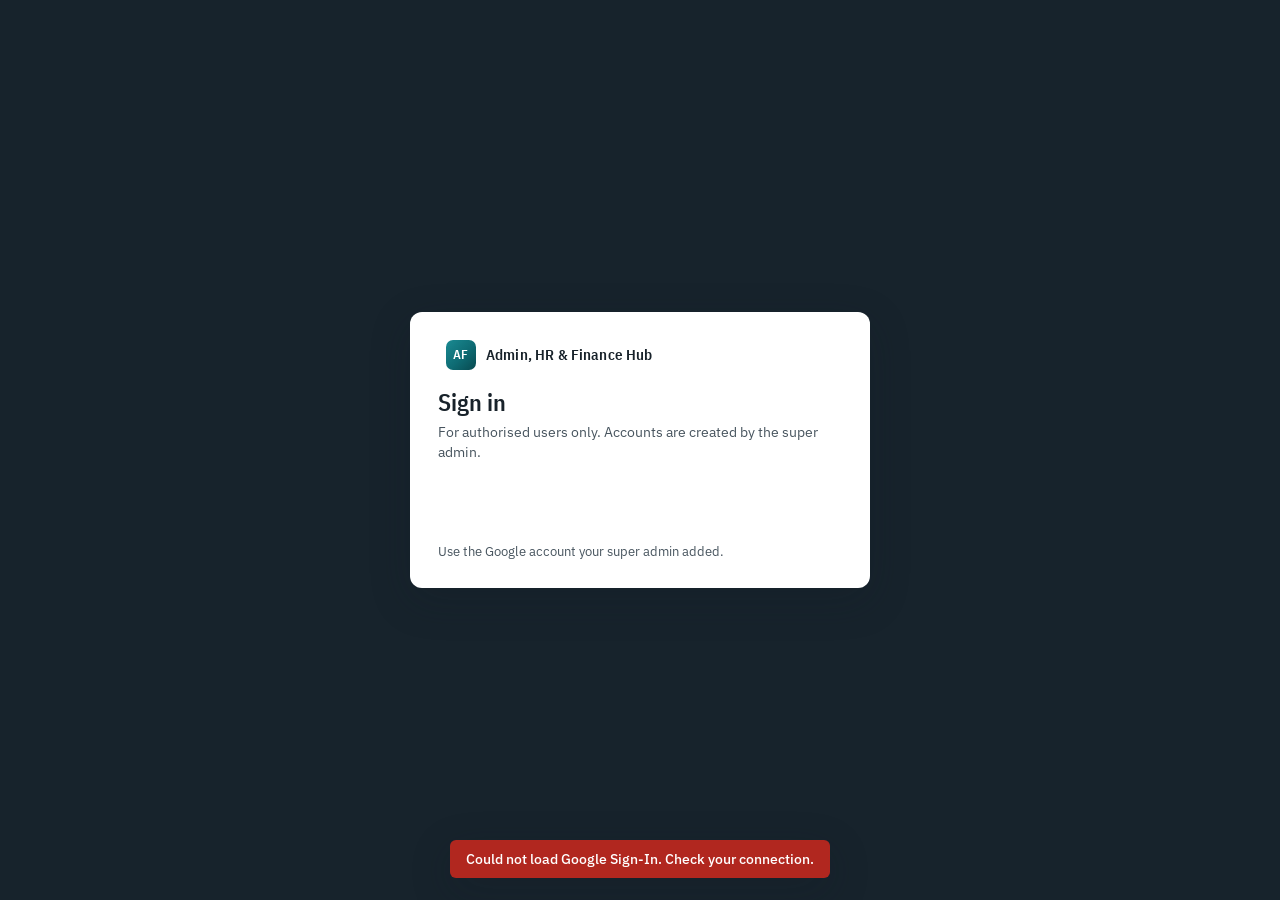
<file: index.html>
<!doctype html>
<html lang="en">
<head>
  <meta charset="utf-8">
  <meta name="viewport" content="width=device-width,initial-scale=1">
  <title>Admin, HR &amp; Finance Hub</title>
  <meta name="description" content="Company licences, assets, staff records, leave, training, client invoices, supplier payments, expense claims and statutory payments in one place.">
  <link rel="preconnect" href="https://fonts.googleapis.com">
  <link rel="preconnect" href="https://fonts.gstatic.com" crossorigin>
  <link rel="stylesheet" href="https://fonts.googleapis.com/css2?family=IBM+Plex+Mono:wght@500&family=IBM+Plex+Sans+Condensed:wght@500;600&family=IBM+Plex+Sans:wght@400;500;600&display=swap">
  <link rel="stylesheet" href="assets/style.css?v=3">
</head>
<body>
  <div id="app">
    <div class="boot">Loading Admin, HR &amp; Finance Hub…</div>
  </div>
  <div id="drawer" class="drawer" hidden></div>
  <div id="toast" class="toast" role="status" aria-live="polite" hidden></div>
  <noscript>Admin, HR &amp; Finance Hub needs JavaScript turned on.</noscript>

  <script src="config.js?v=2"></script>
  <script src="assets/core.js?v=3"></script>
  <script src="assets/templates.js?v=1"></script>
  <script src="assets/archive.js?v=1"></script>
  <script src="assets/api.js?v=2"></script>
  <script src="assets/app.js?v=3"></script>
</body>
</html>
</file>
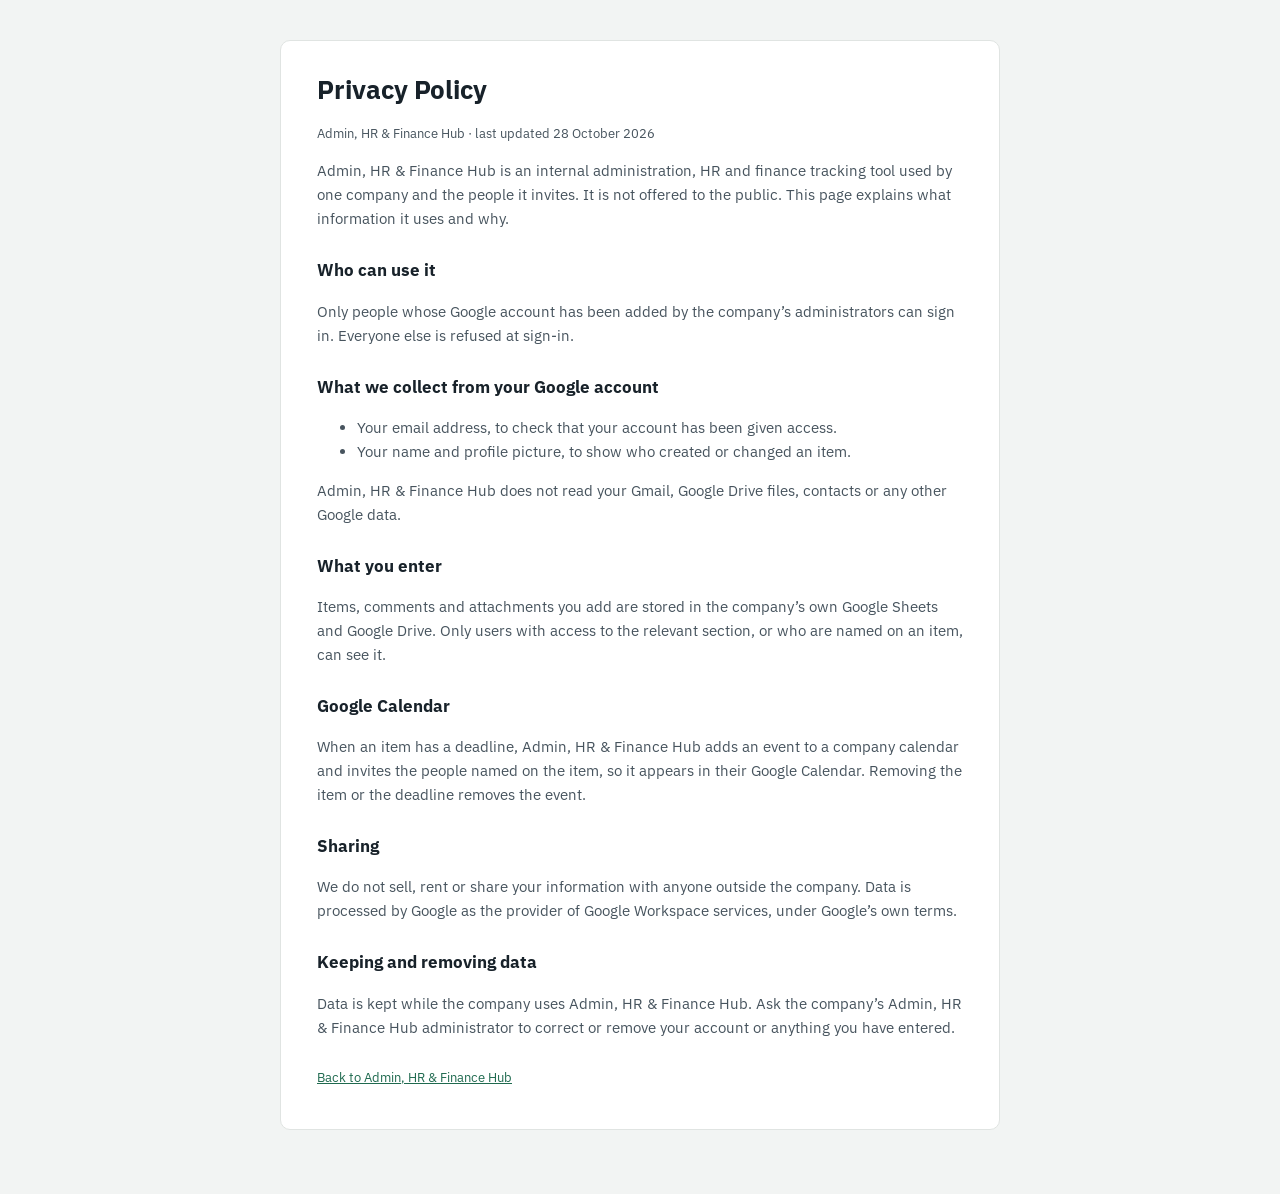
<file: privacy.html>
<!doctype html>
<html lang="en">
<head>
  <meta charset="utf-8">
  <meta name="viewport" content="width=device-width,initial-scale=1">
  <title>Privacy Policy · Admin, HR &amp; Finance Hub</title>
  <link rel="stylesheet" href="https://fonts.googleapis.com/css2?family=IBM+Plex+Sans:wght@400;600&display=swap">
  <style>
    :root { --bg: #f2f4f3; --surface: #fff; --ink: #18222a; --ink-2: #47545e; --line: #e0e4e2; --accent: #1f6a4f; color-scheme: light; }
    @media (prefers-color-scheme: dark) {
      :root { --bg: #11171c; --surface: #182128; --ink: #e3e9ed; --ink-2: #a8b4bd; --line: #2a3640; --accent: #6cc6a0; color-scheme: dark; }
    }
    body { margin: 0; background: var(--bg); color: var(--ink); font: 15px/1.6 "IBM Plex Sans", "Segoe UI", system-ui, sans-serif; }
    main { max-width: 720px; margin: 0 auto; padding: 40px 16px 64px; }
    article { background: var(--surface); border: 1px solid var(--line); border-radius: 10px; padding: 28px clamp(18px, 4vw, 36px); }
    h1 { font-size: 26px; margin: 0 0 4px; }
    h2 { font-size: 17px; margin: 26px 0 6px; }
    p, li { color: var(--ink-2); }
    a { color: var(--accent); }
    .muted { font-size: 13px; color: var(--ink-2); }
  </style>
</head>
<body>
  <main>
    <article>
      <h1>Privacy Policy</h1>
      <p class="muted">Admin, HR &amp; Finance Hub · last updated 28 October 2026</p>

      <p>Admin, HR &amp; Finance Hub is an internal administration, HR and finance tracking tool used by one company and the people it invites. It is not offered to the public. This page explains what information it uses and why.</p>

      <h2>Who can use it</h2>
      <p>Only people whose Google account has been added by the company’s administrators can sign in. Everyone else is refused at sign-in.</p>

      <h2>What we collect from your Google account</h2>
      <ul>
        <li>Your email address, to check that your account has been given access.</li>
        <li>Your name and profile picture, to show who created or changed an item.</li>
      </ul>
      <p>Admin, HR &amp; Finance Hub does not read your Gmail, Google Drive files, contacts or any other Google data.</p>

      <h2>What you enter</h2>
      <p>Items, comments and attachments you add are stored in the company’s own Google Sheets and Google Drive. Only users with access to the relevant section, or who are named on an item, can see it.</p>

      <h2>Google Calendar</h2>
      <p>When an item has a deadline, Admin, HR &amp; Finance Hub adds an event to a company calendar and invites the people named on the item, so it appears in their Google Calendar. Removing the item or the deadline removes the event.</p>

      <h2>Sharing</h2>
      <p>We do not sell, rent or share your information with anyone outside the company. Data is processed by Google as the provider of Google Workspace services, under Google’s own terms.</p>

      <h2>Keeping and removing data</h2>
      <p>Data is kept while the company uses Admin, HR &amp; Finance Hub. Ask the company’s Admin, HR &amp; Finance Hub administrator to correct or remove your account or anything you have entered.</p>

      <p class="muted" style="margin-top:28px"><a href="./">Back to Admin, HR &amp; Finance Hub</a></p>
    </article>
  </main>
</body>
</html>
</file>
<file: assets/style.css>
/* Layout: dark slate sidebar + pale steel workspace; dense, scannable boards and tables. */
:root {
  --bg: #f2f4f3;
  --surface: #ffffff;
  --surface-2: #f7f8f7;
  --line: #e0e4e2;
  --line-strong: #c6ccc9;
  --ink: #18222a;
  --ink-2: #47545e;
  --ink-3: #75818a;
  --accent: #0e6b73;
  --accent-ink: #ffffff;
  --accent-soft: #dcf0f1;
  --ok: #2c7a4b;
  --ok-soft: #e1f1e7;
  --warn: #a96300;
  --warn-soft: #fbeed6;
  --crit: #b1271f;
  --crit-soft: #f9e0dd;
  --side: #17232c;
  --side-2: #22313c;
  --side-ink: #b9c6cf;
  --side-hi: #ffffff;
  /* option colours: strong (text / fills) and soft (chip backgrounds) */
  --gray: #66727b; --gray-soft: #eceeed;
  --blue: #2a6aa0; --blue-soft: #e1ecf6;
  --teal: #1f7f7a; --teal-soft: #ddf1ef;
  --green: #2c7a4b; --green-soft: #e1f1e7;
  --amber: #a96300; --amber-soft: #fbeed6;
  --red: #b1271f; --red-soft: #f9e0dd;
  --purple: #6b4aa3; --purple-soft: #ece6f6;
  --shadow: 0 1px 2px rgba(16, 28, 38, .07), 0 1px 1px rgba(16, 28, 38, .04);
  --shadow-lg: 0 12px 40px rgba(16, 28, 38, .22);
  --font: "IBM Plex Sans", "Segoe UI", system-ui, -apple-system, sans-serif;
  --cond: "IBM Plex Sans Condensed", "IBM Plex Sans", "Arial Narrow", system-ui, sans-serif;
  --mono: "IBM Plex Mono", ui-monospace, Consolas, monospace;
  --r: 8px;
  color-scheme: light;
}
@media (prefers-color-scheme: dark) {
  :root {
    --bg: #11171c;
    --surface: #182128;
    --surface-2: #1d272f;
    --line: #2a3640;
    --line-strong: #3a4853;
    --ink: #e3e9ed;
    --ink-2: #a8b4bd;
    --ink-3: #7b8892;
    --accent: #5cc3c9;
    --accent-ink: #062426;
    --accent-soft: #123538;
    --ok: #6cc28f;
    --ok-soft: #17301f;
    --warn: #e3aa4c;
    --warn-soft: #34280f;
    --crit: #f08b81;
    --crit-soft: #3b1d1a;
    --side: #0c1216;
    --side-2: #17222a;
    --side-ink: #9eadb8;
    --side-hi: #ffffff;
    --gray: #a3adb5; --gray-soft: #262f36;
    --blue: #7fb3e0; --blue-soft: #1a2c3c;
    --teal: #6fcbc4; --teal-soft: #15302e;
    --green: #6cc28f; --green-soft: #17301f;
    --amber: #e3aa4c; --amber-soft: #34280f;
    --red: #f08b81; --red-soft: #3b1d1a;
    --purple: #b9a0e6; --purple-soft: #2a2238;
    --shadow: 0 1px 2px rgba(0, 0, 0, .35);
    --shadow-lg: 0 12px 40px rgba(0, 0, 0, .55);
    color-scheme: dark;
  }
}

* { box-sizing: border-box; }
html, body { margin: 0; }
body {
  background: var(--bg);
  color: var(--ink);
  font: 14px/1.45 var(--font);
  -webkit-font-smoothing: antialiased;
}
[hidden] { display: none !important; }
a { color: var(--accent); }
button, input, select, textarea { font: inherit; color: inherit; }
:focus-visible { outline: 2px solid var(--accent); outline-offset: 2px; }
h1, h2, h3 { text-wrap: balance; margin: 0; }
.boot { padding: 48px 24px; color: var(--ink-3); }
.muted { color: var(--ink-3); }
.grow { flex: 1 1 auto; }

/* ---------- shell ---------- */
.shell { display: grid; grid-template-columns: 236px minmax(0, 1fr); min-height: 100vh; }
.side {
  background: var(--side); color: var(--side-ink); display: flex; flex-direction: column;
  position: sticky; top: 0; height: 100vh; padding: 18px 12px; gap: 16px; overflow-y: auto;
}
.brand { display: flex; align-items: center; gap: 10px; padding: 0 8px; }
.mark {
  width: 30px; height: 30px; border-radius: 7px; flex: none;
  background: linear-gradient(135deg, #1a8a92, #0e6b73 55%, #08494f);
  display: grid; place-items: center; color: #fff; font: 600 13px var(--cond); letter-spacing: .04em;
}
.brand b { display: block; color: var(--side-hi); font: 600 15px/1.2 var(--cond); letter-spacing: .01em; }
.brand small { display: block; font-size: 11px; letter-spacing: .08em; text-transform: uppercase; color: var(--side-ink); opacity: .8; }
.nav { display: flex; flex-direction: column; gap: 2px; }
.nav-h { font: 600 10.5px var(--cond); letter-spacing: .12em; text-transform: uppercase; color: var(--side-ink); opacity: .65; padding: 12px 10px 4px; }
.nav a {
  display: flex; align-items: center; gap: 10px; padding: 7px 10px; border-radius: 6px;
  color: var(--side-ink); text-decoration: none; font-weight: 500; min-width: 0;
}
.nav a .lbl { white-space: nowrap; overflow: hidden; text-overflow: ellipsis; }
.nav a:hover { background: var(--side-2); color: var(--side-hi); }
.nav a.on { background: var(--side-2); color: var(--side-hi); box-shadow: inset 2px 0 0 #9a7fd0; }
.nav svg { width: 17px; height: 17px; flex: none; stroke: currentColor; fill: none; stroke-width: 1.7; stroke-linecap: round; stroke-linejoin: round; }
.nav .count { margin-left: auto; font: 500 11px var(--mono); background: #8a2a22; color: #fff; padding: 1px 6px; border-radius: 9px; }
.smark { width: 18px; height: 18px; border-radius: 4px; flex: none; display: inline-grid; place-items: center; color: #fff; font: 600 10.5px var(--cond); vertical-align: -4px; }
.side-foot { margin-top: auto; display: flex; flex-direction: column; gap: 10px; padding: 0 6px; }
.me { display: flex; align-items: center; gap: 9px; min-width: 0; }
.me .who { min-width: 0; }
.me b { display: block; color: var(--side-hi); font-weight: 500; white-space: nowrap; overflow: hidden; text-overflow: ellipsis; }
.me small { display: block; font-size: 11px; white-space: nowrap; overflow: hidden; text-overflow: ellipsis; }
.side-foot .links { display: flex; gap: 12px; font-size: 12.5px; }
.side-foot .links button { background: none; border: 0; padding: 0; color: var(--side-ink); cursor: pointer; text-decoration: underline; text-underline-offset: 3px; }
.side-foot .links button:hover { color: var(--side-hi); }

.main { min-width: 0; padding: 22px 28px 48px; display: flex; flex-direction: column; gap: 16px; }
.banner {
  background: var(--warn-soft); color: var(--ink); border: 1px solid color-mix(in srgb, var(--warn) 35%, transparent);
  border-radius: var(--r); padding: 8px 12px; display: flex; flex-wrap: wrap; gap: 6px 14px; align-items: center; font-size: 13px;
}
.banner b { color: var(--warn); }
.banner button { background: none; border: 0; padding: 0; color: var(--accent); cursor: pointer; text-decoration: underline; font-size: 13px; }

/* ---------- headers, toolbars, buttons ---------- */
.head { display: flex; flex-wrap: wrap; align-items: flex-end; justify-content: space-between; gap: 12px; }
.head h1 { font: 600 24px/1.15 var(--cond); letter-spacing: .005em; }
.head .sub { color: var(--ink-3); margin-top: 3px; max-width: 75ch; }
.crumb { font-size: 12.5px; color: var(--ink-3); margin-bottom: 4px; }
.crumb a { color: var(--ink-3); }
.toolbar { display: flex; flex-wrap: wrap; gap: 8px; align-items: center; }
.toolbar .grow { flex: 1 1 220px; }
.toolbar select, .toolbar input[type=search] {
  height: 34px; border: 1px solid var(--line-strong); background: var(--surface); border-radius: 6px; padding: 0 10px; min-width: 0;
}
.toolbar input[type=search] { width: 100%; }
.btn {
  height: 34px; padding: 0 14px; border-radius: 6px; border: 1px solid var(--line-strong); background: var(--surface);
  font-weight: 500; cursor: pointer; display: inline-flex; align-items: center; gap: 6px; white-space: nowrap; text-decoration: none; color: var(--ink);
}
.btn:hover { border-color: var(--ink-3); }
.btn.primary { background: var(--accent); border-color: var(--accent); color: var(--accent-ink); }
.btn.primary:hover { filter: brightness(1.08); }
.btn.danger { color: var(--crit); border-color: color-mix(in srgb, var(--crit) 45%, transparent); }
.btn.danger.armed { background: var(--crit); color: #fff; }
.btn:disabled { opacity: .55; cursor: default; }
.btn.sm { height: 28px; padding: 0 10px; font-size: 13px; }
.ibtn { width: 26px; height: 26px; border-radius: 5px; border: 1px solid var(--line); background: var(--surface); cursor: pointer; color: var(--ink-2); padding: 0; }
.ibtn:hover:not(:disabled) { border-color: var(--ink-3); color: var(--ink); }
.ibtn:disabled { opacity: .35; cursor: default; }
.linkbtn { background: none; border: 0; padding: 0; color: var(--accent); cursor: pointer; text-decoration: underline; text-underline-offset: 2px; text-align: left; }
.seg { display: inline-flex; border: 1px solid var(--line-strong); border-radius: 6px; overflow: hidden; }
.seg button { height: 32px; padding: 0 12px; border: 0; background: var(--surface); cursor: pointer; font-weight: 500; color: var(--ink-2); }
.seg button + button { border-left: 1px solid var(--line-strong); }
.seg button.on { background: var(--accent-soft); color: var(--accent); }

/* ---------- chips, avatars, colours ---------- */
.chip {
  display: inline-flex; align-items: center; gap: 4px; height: 20px; padding: 0 7px; border-radius: 4px;
  font-size: 11.5px; font-weight: 500; white-space: nowrap; background: var(--surface-2); color: var(--ink-2); border: 1px solid var(--line);
}
.chip.ok { background: var(--ok-soft); color: var(--ok); border-color: transparent; }
.chip.warn { background: var(--warn-soft); color: var(--warn); border-color: transparent; }
.chip.crit { background: var(--crit-soft); color: var(--crit); border-color: transparent; }
.chip.info { background: var(--accent-soft); color: var(--accent); border-color: transparent; }
.c-gray { background: var(--gray-soft); color: var(--gray); border-color: transparent; }
.c-blue { background: var(--blue-soft); color: var(--blue); border-color: transparent; }
.c-teal { background: var(--teal-soft); color: var(--teal); border-color: transparent; }
.c-green { background: var(--green-soft); color: var(--green); border-color: transparent; }
.c-amber { background: var(--amber-soft); color: var(--amber); border-color: transparent; }
.c-red { background: var(--red-soft); color: var(--red); border-color: transparent; }
.c-purple { background: var(--purple-soft); color: var(--purple); border-color: transparent; }
.f-gray { background: var(--gray); } .f-blue { background: var(--blue); } .f-teal { background: var(--teal); }
.f-green { background: var(--green); } .f-amber { background: var(--amber); } .f-red { background: var(--red); } .f-purple { background: var(--purple); }
.dot { width: 9px; height: 9px; border-radius: 50%; flex: none; display: inline-block; }
.av {
  width: 24px; height: 24px; border-radius: 50%; flex: none; display: inline-grid; place-items: center;
  color: #fff; font: 600 10.5px var(--font); letter-spacing: .02em;
}
.av.lg { width: 32px; height: 32px; font-size: 12px; }
.avs { display: inline-flex; }
.avs .av { box-shadow: 0 0 0 2px var(--surface); }
.avs .av + .av { margin-left: -6px; }
.av.more { background: var(--line-strong); color: var(--ink); }
.who { display: inline-flex; align-items: center; gap: 6px; }
.pbar { display: inline-block; width: 54px; height: 6px; border-radius: 3px; background: var(--line); overflow: hidden; vertical-align: middle; }
.pbar i { display: block; height: 100%; background: var(--accent); }

/* ---------- dashboard ---------- */
.scards { display: grid; grid-template-columns: repeat(auto-fill, minmax(290px, 1fr)); gap: 14px; }
.scard {
  background: var(--surface); border: 1px solid var(--line); border-radius: var(--r); padding: 14px 16px;
  display: flex; flex-direction: column; gap: 12px; text-decoration: none; color: var(--ink); min-width: 0;
}
.scard:hover { border-color: var(--line-strong); box-shadow: var(--shadow); }
.sc-h { display: flex; align-items: center; gap: 8px; }
.sc-h b { font: 600 16px var(--cond); flex: 1; min-width: 0; white-space: nowrap; overflow: hidden; text-overflow: ellipsis; }
.sc-n { display: grid; grid-template-columns: repeat(3, minmax(0, 1fr)); gap: 8px; }
.sc-t { display: flex; flex-wrap: wrap; gap: 4px 14px; font-size: 12.5px; color: var(--ink-3); }
.sc-t b { color: var(--ink); font-variant-numeric: tabular-nums; }
.kpi { min-width: 0; }
.kpi .v { font: 600 22px/1.15 var(--cond); font-variant-numeric: tabular-nums; white-space: nowrap; overflow: hidden; text-overflow: ellipsis; }
.kpi .v.warn { color: var(--warn); }
.kpi .v.crit { color: var(--crit); }
.kpi .l { font-weight: 500; font-size: 12.5px; margin-top: 2px; }
.kpi .s { font-size: 12px; color: var(--ink-3); }
.segbar { display: flex; height: 8px; border-radius: 4px; overflow: hidden; gap: 2px; }
.segbar i { display: block; min-width: 3px; }
.seglegend { display: flex; flex-wrap: wrap; gap: 3px 12px; font-size: 11.5px; color: var(--ink-3); }
.seglegend i { display: inline-block; width: 8px; height: 8px; border-radius: 2px; margin-right: 5px; }
.grid2 { display: grid; grid-template-columns: minmax(0, 1fr) minmax(0, 1fr); gap: 14px; align-items: start; }
.panel { background: var(--surface); border: 1px solid var(--line); border-radius: var(--r); padding: 14px 16px; display: flex; flex-direction: column; gap: 10px; min-width: 0; }
.panel h2 { font: 600 12px var(--cond); text-transform: uppercase; letter-spacing: .09em; color: var(--ink-3); }
.panel .ph { display: flex; justify-content: space-between; align-items: baseline; gap: 10px; }
.panel .ph a { font-size: 12.5px; }
.alerts { list-style: none; margin: 0; padding: 0; display: flex; flex-direction: column; }
.alerts li { display: grid; grid-template-columns: 4px minmax(0, 1fr) auto; gap: 10px; align-items: center; padding: 8px 0; border-top: 1px solid var(--line); cursor: pointer; }
.alerts li:first-child { border-top: 0; }
.alerts li:hover .at { color: var(--accent); }
.alerts .sev { align-self: stretch; border-radius: 2px; background: var(--warn); }
.alerts .sev.crit { background: var(--crit); }
.alerts .sev.none, .alerts .sev:not(.crit):not(.warn) { background: var(--line); }
.alerts .at { font-weight: 500; white-space: nowrap; overflow: hidden; text-overflow: ellipsis; }
.alerts .am { font-size: 12px; color: var(--ink-3); }
.empty { color: var(--ink-3); padding: 14px 0; }
.empty-state { text-align: center; padding: 36px 16px; color: var(--ink-3); background: var(--surface); border: 1px dashed var(--line-strong); border-radius: var(--r); }
.empty-state b { display: block; color: var(--ink); font-size: 15px; margin-bottom: 4px; }

/* ---------- tables ---------- */
.tablewrap { overflow-x: auto; background: var(--surface); border: 1px solid var(--line); border-radius: var(--r); }
table.t { width: 100%; border-collapse: collapse; font-size: 13px; }
.t th {
  text-align: left; font: 600 11.5px var(--cond); letter-spacing: .07em; text-transform: uppercase; color: var(--ink-3);
  padding: 9px 12px; border-bottom: 1px solid var(--line); white-space: nowrap; background: var(--surface-2);
}
.t td { padding: 8px 12px; border-bottom: 1px solid var(--line); vertical-align: middle; }
.t tr:last-child td { border-bottom: 0; }
.t tbody tr[data-act] { cursor: pointer; }
.t tbody tr[data-act]:hover td { background: var(--surface-2); }
.t .r { text-align: right; font-variant-numeric: tabular-nums; white-space: nowrap; }
.t .nw { white-space: nowrap; }
.t .title { font-weight: 500; min-width: 220px; }
.t tfoot td { font-weight: 600; background: var(--surface-2); border-top: 1px solid var(--line-strong); }
.matrix td, .matrix th { padding: 7px 10px; }
.matrix .sticky { position: sticky; left: 0; background: var(--surface); z-index: 1; box-shadow: 1px 0 0 var(--line); }
.matrix th.sticky { background: var(--surface-2); }
.linkrow { display: flex; gap: 8px; align-items: center; background: none; border: 0; padding: 0; cursor: pointer; text-align: left; }
.linkrow span { display: flex; flex-direction: column; }
.linkrow b { font-weight: 500; }
.linkrow small { color: var(--ink-3); font-size: 11.5px; }
.linkrow:hover b { color: var(--accent); text-decoration: underline; }
.lvl { height: 30px; border: 1px solid var(--line-strong); border-radius: 6px; background: var(--surface); padding: 0 6px; min-width: 118px; }
.lvl-viewer { background: var(--gray-soft); }
.lvl-contributor { background: var(--teal-soft); }
.lvl-editor { background: var(--blue-soft); }
.lvl-manager { background: var(--purple-soft); }
.legend-box { display: flex; flex-wrap: wrap; gap: 6px 18px; font-size: 12.5px; color: var(--ink-3); background: var(--surface); border: 1px solid var(--line); border-radius: var(--r); padding: 10px 14px; }
.legend-box b { color: var(--ink); font-weight: 600; }

/* ---------- boards ---------- */
.board { display: flex; gap: 10px; overflow-x: auto; padding-bottom: 10px; align-items: flex-start; }
.col { flex: 0 0 272px; background: var(--surface-2); border: 1px solid var(--line); border-radius: var(--r); display: flex; flex-direction: column; max-height: calc(100vh - 220px); }
.col.drop-on { border-color: var(--accent); box-shadow: 0 0 0 2px var(--accent-soft); }
.col-h { padding: 10px 12px 8px; display: flex; align-items: center; gap: 7px; border-bottom: 1px solid var(--line); }
.col-h b { font: 600 13px var(--cond); letter-spacing: .02em; }
.col-h .n { font: 500 12px var(--mono); color: var(--ink-3); }
.col-h .sum { margin-left: auto; font-size: 11.5px; color: var(--ink-3); font-variant-numeric: tabular-nums; }
.col-b { padding: 8px; display: flex; flex-direction: column; gap: 8px; overflow-y: auto; min-height: 60px; }
.col-b .none { color: var(--ink-3); font-size: 12px; text-align: center; padding: 10px 0; }
.card {
  background: var(--surface); border: 1px solid var(--line); border-radius: 6px; padding: 9px 10px; box-shadow: var(--shadow);
  display: flex; flex-direction: column; gap: 5px; cursor: pointer;
  border-left: 4px solid var(--pc, var(--line)); /* the owner's colour */
}
.card:hover { border-color: var(--line-strong); }
.card.dragging { opacity: .45; }
.card[draggable=true] { cursor: grab; }
.card .no { font: 500 11.5px var(--mono); color: var(--ink-3); white-space: nowrap; overflow: hidden; text-overflow: ellipsis; }
.card .tt { font-weight: 500; line-height: 1.35; overflow-wrap: anywhere; }
.card .cl { font-size: 12px; color: var(--ink-3); overflow-wrap: anywhere; }
.card .ft { display: flex; flex-wrap: wrap; gap: 4px; align-items: center; margin-top: 2px; }
.card .ft .sp { flex: 1; }
.card .meta { font-size: 11.5px; color: var(--ink-3); display: inline-flex; align-items: center; gap: 3px; }
.statline { display: flex; flex-wrap: wrap; gap: 6px 18px; font-size: 12.5px; color: var(--ink-3); }
.statline b { color: var(--ink); font-variant-numeric: tabular-nums; }

/* ---------- my work ---------- */
.group h2 { font: 600 13px var(--cond); text-transform: uppercase; letter-spacing: .08em; color: var(--ink-3); margin: 6px 0; }
.group h2.crit { color: var(--crit); }
.list { background: var(--surface); border: 1px solid var(--line); border-radius: var(--r); }
.li { display: grid; grid-template-columns: 22px minmax(0, 1fr) auto; gap: 10px; align-items: center; padding: 9px 12px; border-top: 1px solid var(--line); cursor: pointer; }
.li:first-child { border-top: 0; }
.li:hover b { color: var(--accent); }
.li .tx { min-width: 0; }
.li .tx b { font-weight: 500; display: block; overflow-wrap: anywhere; }
.li .tx small { color: var(--ink-3); font-size: 12px; }
.li .rt { display: flex; gap: 5px; align-items: center; flex-wrap: wrap; justify-content: flex-end; }

/* ---------- customize columns ---------- */
.tfs { display: flex; flex-direction: column; gap: 10px; }
.tf { background: var(--surface); border: 1px solid var(--line); border-radius: var(--r); padding: 12px 14px; display: flex; flex-direction: column; gap: 10px; }
.tf.stage { border-color: color-mix(in srgb, var(--accent) 45%, var(--line)); }
.tf-row { display: flex; flex-wrap: wrap; gap: 10px; align-items: flex-end; }
.tf-row .fld.grow { flex: 1 1 220px; }
.tf-row .fld select { min-width: 190px; }
.tf-n { font: 500 12px var(--mono); color: var(--ink-3); width: 20px; padding-bottom: 9px; }
.tf-act { display: flex; gap: 6px; align-items: center; padding-bottom: 2px; }
.tf-flags { display: flex; flex-wrap: wrap; gap: 6px 18px; padding-left: 30px; }
.mini { display: inline-flex; align-items: center; gap: 6px; font-size: 12.5px; color: var(--ink-2); white-space: nowrap; }
.mini input[type=number] { width: 54px; height: 28px; border: 1px solid var(--line-strong); border-radius: 5px; padding: 0 6px; background: var(--surface); }
.opts { margin-left: 30px; display: flex; flex-direction: column; gap: 6px; border-left: 2px solid var(--line); padding-left: 12px; }
.opts-h { display: flex; flex-wrap: wrap; gap: 4px 12px; font-size: 12px; font-weight: 500; color: var(--ink-2); }
.opts-h .muted { font-weight: 400; }
.opt { display: flex; flex-wrap: wrap; gap: 6px; align-items: center; }
.opt input[type=text] { flex: 1 1 160px; min-width: 0; height: 30px; border: 1px solid var(--line-strong); border-radius: 5px; padding: 0 8px; background: var(--surface); }
.opt select { height: 30px; border: 1px solid var(--line-strong); border-radius: 5px; background: var(--surface); padding: 0 4px; }
.opts > .btn { align-self: flex-start; }

/* ---------- drawer & forms ---------- */
.drawer { position: fixed; inset: 0; z-index: 50; display: flex; justify-content: flex-end; }
.drawer .scrim { position: absolute; inset: 0; background: rgba(10, 18, 24, .38); }
.drawer .pane {
  position: relative; width: min(620px, 100vw); height: 100%; background: var(--surface); box-shadow: var(--shadow-lg);
  display: flex; flex-direction: column; animation: slide .16s ease-out;
}
@keyframes slide { from { transform: translateX(24px); } }
@media (prefers-reduced-motion: reduce) { .drawer .pane { animation: none; } }
.pane-h { display: flex; align-items: flex-start; gap: 10px; padding: 16px 20px 12px; border-bottom: 1px solid var(--line); }
.pane-h .k { font: 600 11.5px var(--cond); text-transform: uppercase; letter-spacing: .09em; color: var(--ink-3); }
.pane-h h2 { font: 600 19px/1.25 var(--cond); overflow-wrap: anywhere; }
.pane-h .x { margin-left: auto; background: none; border: 0; font-size: 22px; line-height: 1; cursor: pointer; color: var(--ink-3); padding: 2px 6px; }
.pane-b { overflow-y: auto; padding: 16px 20px 28px; display: flex; flex-direction: column; gap: 20px; }
.form { display: grid; grid-template-columns: 1fr 1fr; gap: 12px 14px; }
.fld { display: flex; flex-direction: column; gap: 4px; min-width: 0; }
.fld.wide, .form .wide { grid-column: 1 / -1; }
.fld > span { font-size: 12px; font-weight: 500; color: var(--ink-2); }
.fld input:not([type=checkbox]):not([type=radio]), .fld select, .fld textarea {
  border: 1px solid var(--line-strong); background: var(--surface); border-radius: 6px; padding: 7px 9px; width: 100%; min-width: 0;
}
.fld textarea { min-height: 80px; resize: vertical; }
.fld input:disabled, .fld select:disabled, .fld textarea:disabled { background: var(--surface-2); color: var(--ink-2); }
.fld.chk { flex-direction: row; align-items: center; gap: 8px; padding-top: 18px; }
.fld.chk input { width: 16px; height: 16px; }
.form-actions { grid-column: 1 / -1; display: flex; gap: 8px; align-items: center; flex-wrap: wrap; }
.form-actions .sp { flex: 1; }
.pick { border: 1px solid var(--line-strong); border-radius: 6px; background: var(--surface); }
.pick > summary { list-style: none; cursor: pointer; padding: 6px 9px; min-height: 36px; display: flex; flex-wrap: wrap; gap: 5px; align-items: center; }
.pick > summary::-webkit-details-marker { display: none; }
.pick[data-ro] > summary { cursor: default; background: var(--surface-2); }
.pchip { display: inline-flex; align-items: center; gap: 5px; background: var(--surface-2); border: 1px solid var(--line); border-radius: 14px; padding: 1px 8px 1px 1px; font-size: 12.5px; }
.pchip .av { width: 20px; height: 20px; font-size: 9px; }
.pick-b { border-top: 1px solid var(--line); padding: 8px; display: flex; flex-direction: column; gap: 2px; max-height: 240px; overflow-y: auto; }
.pick-b input[type=search] { border: 1px solid var(--line-strong); border-radius: 5px; padding: 5px 8px; margin-bottom: 4px; background: var(--surface); }
.prow { display: flex; align-items: center; gap: 8px; padding: 4px 6px; border-radius: 5px; cursor: pointer; font-size: 13px; }
.prow:hover { background: var(--surface-2); }
.prow small { color: var(--ink-3); margin-left: auto; font-size: 11.5px; }
.acc-list, .tpl-list { display: flex; flex-direction: column; gap: 6px; }
.acc { display: flex; align-items: center; gap: 8px; padding: 6px 8px; border: 1px solid var(--line); border-radius: 6px; }
.acc > span:not(.smark) { flex: 1; font-size: 13px; }
.acc select { width: auto !important; min-width: 140px; }
.tpl { display: flex; gap: 10px; align-items: flex-start; padding: 10px 12px; border: 1px solid var(--line); border-radius: 6px; cursor: pointer; }
.tpl:has(input:checked) { border-color: var(--accent); background: var(--accent-soft); }
.tpl input { margin-top: 3px; }
.tpl b { display: block; font-weight: 600; }
.tpl small { color: var(--ink-3); font-size: 12.5px; }
.sec h3 { font: 600 12px var(--cond); text-transform: uppercase; letter-spacing: .09em; color: var(--ink-3); margin-bottom: 8px; display: flex; justify-content: space-between; align-items: center; gap: 8px; }
.rel { list-style: none; margin: 0; padding: 0; border: 1px solid var(--line); border-radius: 6px; }
.rel li { display: flex; gap: 6px; align-items: center; padding: 7px 10px; border-top: 1px solid var(--line); cursor: pointer; font-size: 13px; }
.rel li:first-child { border-top: 0; }
.rel li span:first-child { flex: 1; min-width: 0; }
.rel li:hover span:first-child { color: var(--accent); }
.files { list-style: none; margin: 0; padding: 0; display: flex; flex-direction: column; gap: 6px; }
.files li { display: flex; flex-wrap: wrap; gap: 8px; align-items: center; font-size: 13px; }
.files small { color: var(--ink-3); white-space: nowrap; }
.thread { display: flex; flex-direction: column; gap: 12px; }
.msg { display: grid; grid-template-columns: 24px minmax(0, 1fr); gap: 9px; }
.msg .bd { min-width: 0; }
.msg .hd { font-size: 12px; color: var(--ink-3); }
.msg .hd b { color: var(--ink); font-weight: 500; }
.msg .tx { white-space: pre-wrap; overflow-wrap: anywhere; }
.msg.log { color: var(--ink-3); font-size: 12.5px; }
.msg.log .dot { width: 24px; height: auto; display: grid; place-items: center; background: none; }
.msg.log .dot::before { content: ""; width: 6px; height: 6px; border-radius: 50%; background: var(--line-strong); }
.composer { display: flex; flex-direction: column; gap: 8px; }
.composer textarea { border: 1px solid var(--line-strong); background: var(--surface); border-radius: 6px; padding: 8px 10px; min-height: 64px; resize: vertical; width: 100%; }
.composer .btn { align-self: flex-end; }
.comp-row { display: flex; align-items: center; gap: 8px; }
.comp-row .sp { flex: 1; }
.composer .comp-row .btn { align-self: center; }
.msg .tx a, .fld-links a { overflow-wrap: anywhere; }
.msg .mtools { display: inline-flex; gap: 10px; align-items: baseline; margin-left: 10px; }
.msg .mtools .linkbtn { font-size: 12px; }
.linkbtn.danger { color: var(--crit); }
.linkbtn.danger.armed { font-weight: 600; }
.medit { display: flex; flex-direction: column; gap: 6px; margin-top: 4px; }
.medit textarea { border: 1px solid var(--accent); background: var(--surface); border-radius: 6px; padding: 8px 10px; min-height: 64px; resize: vertical; width: 100%; }
.fld-links { display: flex; flex-wrap: wrap; gap: 4px 12px; font-size: 12.5px; margin-top: 2px; }
.photos { display: flex; flex-wrap: wrap; gap: 6px; margin-top: 6px; }
.ph { width: 132px; height: 100px; padding: 0; border: 1px solid var(--line); border-radius: 6px; overflow: hidden; background: var(--surface-2); cursor: zoom-in; position: relative; }
.ph img { width: 100%; height: 100%; object-fit: cover; display: block; }
.ph.loading img, .ph.failed img { visibility: hidden; }
.ph.loading::after, .ph.failed::after { position: absolute; inset: 0; display: grid; place-items: center; font-size: 11.5px; color: var(--ink-3); }
.ph.loading::after { content: "Loading photo…"; }
.ph.failed::after { content: "Photo unavailable"; }
.pend { display: flex; flex-wrap: wrap; gap: 6px; }
.pend:empty { display: none; }
.pthumb { position: relative; width: 72px; height: 72px; border-radius: 6px; overflow: hidden; border: 1px solid var(--line); }
.pthumb img { width: 100%; height: 100%; object-fit: cover; display: block; }
.pthumb .x { position: absolute; top: 2px; right: 2px; width: 20px; height: 20px; border-radius: 50%; border: 0; background: rgba(0, 0, 0, .6); color: #fff; font-size: 14px; line-height: 20px; padding: 0; cursor: pointer; }
.lightbox { position: fixed; inset: 0; z-index: 80; display: grid; place-items: center; padding: 16px; }
.lightbox[hidden] { display: none; }
.lightbox .scrim { position: absolute; inset: 0; background: rgba(5, 10, 14, .82); }
.lightbox figure { position: relative; margin: 0; display: flex; flex-direction: column; gap: 10px; max-width: 100%; max-height: 100%; }
.lightbox img { max-width: min(1400px, 100%); max-height: calc(100vh - 90px); object-fit: contain; border-radius: 6px; background: #fff; }
.lightbox figcaption { display: flex; gap: 8px; align-items: center; color: #fff; font-size: 13px; }
.lightbox figcaption span { flex: 1; min-width: 0; overflow: hidden; text-overflow: ellipsis; white-space: nowrap; }
.af-bar { margin: 14px 0; }
.af-bar select { max-width: 220px; }
.t tr[data-act="open"] { cursor: pointer; }

/* ---------- sign-in ---------- */
.signin { min-height: 100vh; display: grid; place-items: center; padding: 24px 16px; background: var(--side); }
.signin .box { background: var(--surface); border-radius: 12px; padding: 28px; width: min(460px, 100%); display: flex; flex-direction: column; gap: 16px; box-shadow: var(--shadow-lg); }
.signin h1 { font: 600 24px var(--cond); }
.signin p { margin: 4px 0 0; color: var(--ink-2); }
.signin .err { background: var(--crit-soft); color: var(--crit); padding: 9px 12px; border-radius: 6px; font-size: 13px; }
.demo-note { background: var(--warn-soft); border-radius: 6px; padding: 9px 12px; font-size: 13px; }
.acct-list { display: flex; flex-direction: column; gap: 6px; }
.acct { display: flex; gap: 10px; align-items: center; text-align: left; padding: 9px 10px; border: 1px solid var(--line); border-radius: 8px; background: var(--surface); cursor: pointer; }
.acct:hover { border-color: var(--accent); background: var(--accent-soft); }
.acct span { display: flex; flex-direction: column; min-width: 0; }
.acct b { font-weight: 600; }
.acct small { color: var(--ink-3); font-size: 12px; }
#gbtn { min-height: 44px; }

/* ---------- toast ---------- */
.toast {
  position: fixed; left: 50%; bottom: 22px; transform: translateX(-50%); z-index: 60; background: var(--ink); color: var(--bg);
  padding: 9px 16px; border-radius: 6px; font-weight: 500; box-shadow: var(--shadow-lg); max-width: calc(100vw - 32px);
}
.toast.err { background: var(--crit); color: #fff; }

/* ---------- responsive ---------- */
@media (max-width: 980px) {
  .grid2 { grid-template-columns: 1fr; }
}
@media (max-width: 860px) {
  .shell { grid-template-columns: 1fr; }
  .side { position: sticky; top: 0; z-index: 20; height: auto; flex-direction: row; align-items: center; padding: 10px 16px; gap: 12px; overflow-x: auto; overflow-y: hidden; }
  .brand > div, .side-foot .links, .me .who, .nav-h { display: none; }
  .brand { padding: 0; }
  .nav { flex-direction: row; }
  .nav a { padding: 7px 9px; white-space: nowrap; }
  .nav a span.lbl { display: none; }
  .nav a.on span.lbl { display: inline; }
  .side-foot { margin: 0 0 0 auto; padding: 0; }
  .main { padding: 16px 16px 40px; }
  .col { max-height: none; }
  .tf-flags, .opts { padding-left: 0; margin-left: 0; }
}
@media (max-width: 520px) {
  .form { grid-template-columns: 1fr; }
  .head h1 { font-size: 21px; }
  .tf-row .fld select { min-width: 0; }
  .tf-n { display: none; }
}

/* ---------- filter & sort ---------- */
.btn.on { border-color: var(--accent); color: var(--accent); background: var(--accent-soft); }
.sortbox { display: inline-flex; align-items: center; gap: 6px; font-size: 12.5px; color: var(--ink-3); }
.sortbox .ibtn { width: 34px; height: 34px; }
.fpanel { background: var(--surface); border: 1px solid var(--line); border-radius: var(--r); padding: 10px 12px; display: flex; flex-direction: column; gap: 8px; }
.frule { display: flex; flex-wrap: wrap; gap: 6px; align-items: center; }
.frule .fw { width: 46px; font-size: 12.5px; color: var(--ink-3); font-weight: 500; }
.frule select, .frule input { height: 32px; border: 1px solid var(--line-strong); border-radius: 6px; background: var(--surface); padding: 0 8px; min-width: 0; }
.frule input[type=text] { flex: 1 1 180px; max-width: 320px; }
.frow { display: flex; flex-wrap: wrap; gap: 12px; align-items: center; font-size: 12.5px; }
.thsort { background: none; border: 0; padding: 0; font: inherit; color: inherit; letter-spacing: inherit; text-transform: inherit; cursor: pointer; white-space: nowrap; }
.thsort:hover, .thsort.on { color: var(--accent); }
.banner.info { background: var(--accent-soft); border-color: color-mix(in srgb, var(--accent) 30%, transparent); }

/* ---------- calendar ---------- */
.ctitle { font: 600 16px var(--cond); }
.clegend { display: flex; flex-wrap: wrap; gap: 4px 14px; font-size: 12px; color: var(--ink-3); }
.clegend i { display: inline-block; width: 10px; height: 10px; border-radius: 3px; margin-right: 5px; vertical-align: -1px; background: var(--pc, hsl(var(--h) 45% 45%)); }
.clegend i.lg-late { background: var(--crit); }
.clegend i.lg-done { background: var(--line-strong); }
.cgrid { background: var(--surface); border: 1px solid var(--line); border-radius: var(--r); overflow: hidden; }
.cdow, .cdays { display: grid; grid-template-columns: repeat(7, minmax(0, 1fr)); }
.cdow span { padding: 7px 8px; font: 600 11.5px var(--cond); letter-spacing: .08em; text-transform: uppercase; color: var(--ink-3); background: var(--surface-2); border-bottom: 1px solid var(--line); }
.cday { min-height: 112px; border-right: 1px solid var(--line); border-bottom: 1px solid var(--line); padding: 4px; display: flex; flex-direction: column; gap: 3px; min-width: 0; }
.cday:nth-child(7n) { border-right: 0; }
.cday.out { background: var(--surface-2); }
.cday.out .cnum { color: var(--ink-3); }
.cnum { align-self: flex-start; background: none; border: 0; padding: 2px 6px; border-radius: 10px; font: 500 12px var(--font); cursor: pointer; color: var(--ink-2); font-variant-numeric: tabular-nums; }
.cnum:hover { background: var(--surface-2); }
.cday.today .cnum { background: var(--accent); color: var(--accent-ink); }
.ev {
  display: flex; flex-wrap: wrap; align-items: baseline; gap: 0 5px; width: 100%; text-align: left; cursor: pointer;
  border: 0; border-left: 3px solid var(--pc); background: color-mix(in srgb, var(--pc) 13%, transparent);
  border-radius: 4px; padding: 2px 6px; font-size: 12px; line-height: 1.35; color: var(--ink); min-width: 0;
}
.ev:hover { background: color-mix(in srgb, var(--pc) 24%, transparent); }
.ev .evt { font: 500 11px var(--mono); color: var(--ink-2); }
.ev .evn { flex: 1 1 0; min-width: 0; white-space: nowrap; overflow: hidden; text-overflow: ellipsis; }
.ev .evs { flex-basis: 100%; font-size: 11.5px; color: var(--ink-3); white-space: nowrap; overflow: hidden; text-overflow: ellipsis; }
.ev.late { border-left-color: var(--crit); background: var(--crit-soft); }
.ev .evw { color: var(--crit); font-size: 11px; } /* late is shown by this mark too, since a person's colour may also be red */
.ev.done { opacity: .55; }
.ev.done .evn { text-decoration: line-through; }
.more { background: none; border: 0; padding: 0 6px; text-align: left; font-size: 11.5px; color: var(--accent); cursor: pointer; }
.cweek { display: grid; grid-template-columns: repeat(7, minmax(0, 1fr)); gap: 8px; }
.wday { background: var(--surface); border: 1px solid var(--line); border-radius: var(--r); padding: 8px; display: flex; flex-direction: column; gap: 5px; min-height: 220px; min-width: 0; }
.wday.today { border-color: var(--accent); }
.wday .wh { font-size: 12.5px; color: var(--ink-3); padding-bottom: 4px; border-bottom: 1px solid var(--line); }
.wday .wh b { color: var(--ink); }
.wday .ev .evn { white-space: normal; }
.wday .none { color: var(--ink-3); font-size: 12px; }
.agenda { display: flex; flex-direction: column; gap: 12px; }
.aday { background: var(--surface); border: 1px solid var(--line); border-radius: var(--r); padding: 10px 12px; display: flex; flex-direction: column; gap: 5px; }
.aday .ah { font: 600 13px var(--cond); color: var(--ink-2); }
.aday .ah.now { color: var(--accent); }
.aday .ah.crit { color: var(--crit); }
.aday .ev { padding: 5px 8px; font-size: 13px; }
.aday .ev .evn { white-space: normal; }
@media (max-width: 980px) {
  .cweek { grid-template-columns: 1fr; }
  .wday { min-height: 0; }
}
@media (max-width: 640px) {
  .cday { min-height: 64px; padding: 2px; }
  .cday .ev .evt { display: none; }
  .cday .ev { padding: 1px 3px; font-size: 10.5px; }
  .cdow span { padding: 6px 2px; text-align: center; letter-spacing: 0; }
}

/* ---------- export menu ---------- */
.menu { position: relative; }
.menu > summary { list-style: none; }
.menu > summary::-webkit-details-marker { display: none; }
.menu > summary::after { content: "▾"; font-size: 11px; margin-left: 2px; }
.menu-b {
  position: absolute; right: 0; top: calc(100% + 6px); z-index: 30; width: 270px; background: var(--surface);
  border: 1px solid var(--line-strong); border-radius: var(--r); box-shadow: var(--shadow-lg); padding: 6px; display: flex; flex-direction: column; gap: 2px;
}
.menu-b button { display: flex; flex-direction: column; align-items: flex-start; gap: 1px; text-align: left; background: none; border: 0; border-radius: 6px; padding: 8px 10px; cursor: pointer; }
.menu-b button:hover:not(:disabled) { background: var(--accent-soft); }
.menu-b button:disabled { opacity: .6; cursor: wait; }
.menu-b b { font-weight: 600; }
.menu-b small, .menu-b p { font-size: 12px; color: var(--ink-3); }
.menu-b p { margin: 4px 10px 4px; border-top: 1px solid var(--line); padding-top: 8px; }
@media (max-width: 520px) { .menu-b { right: auto; left: 0; } }

/* ---------- global search ---------- */
.gs-btn {
  display: flex; align-items: center; gap: 9px; margin: 0 2px; padding: 7px 10px; border-radius: 6px; border: 1px solid var(--side-2);
  background: rgba(255, 255, 255, .04); color: var(--side-ink); cursor: pointer; font-weight: 500; text-align: left;
}
.gs-btn:hover { color: var(--side-hi); border-color: #3a4c58; }
.gs-btn svg, .gs-in svg { width: 16px; height: 16px; flex: none; stroke: currentColor; fill: none; stroke-width: 2; stroke-linecap: round; }
.gs-btn .lbl { flex: 1; }
.gs-btn kbd { font: 500 10.5px var(--mono); border: 1px solid #3a4c58; border-radius: 4px; padding: 1px 5px; opacity: .8; }
.gsearch { position: fixed; inset: 0; z-index: 70; display: flex; justify-content: center; align-items: flex-start; padding: 8vh 16px 16px; }
.gsearch .scrim { position: absolute; inset: 0; background: rgba(10, 18, 24, .45); }
.gs-box { position: relative; width: min(680px, 100%); max-height: 78vh; background: var(--surface); border-radius: 12px; box-shadow: var(--shadow-lg); display: flex; flex-direction: column; overflow: hidden; }
.gs-in { display: flex; align-items: center; gap: 10px; padding: 12px 14px; border-bottom: 1px solid var(--line); color: var(--ink-3); }
.gs-in input { flex: 1; min-width: 0; border: 0; outline: 0; background: none; font-size: 16px; color: var(--ink); }
.gs-in .x { background: none; border: 0; font-size: 22px; cursor: pointer; color: var(--ink-3); }
.gs-res { overflow-y: auto; padding: 6px; }
.gs-h { font: 600 11px var(--cond); letter-spacing: .1em; text-transform: uppercase; color: var(--ink-3); padding: 10px 10px 4px; }
.gs-row { display: flex; align-items: center; gap: 10px; width: 100%; text-align: left; background: none; border: 0; border-radius: 7px; padding: 8px 10px; cursor: pointer; color: var(--ink); }
.gs-row.on, .gs-row:hover { background: var(--accent-soft); }
.gs-t { flex: 1; min-width: 0; display: flex; flex-direction: column; }
.gs-t b { font-weight: 500; overflow: hidden; text-overflow: ellipsis; white-space: nowrap; }
.gs-t small { color: var(--ink-3); font-size: 12px; overflow: hidden; text-overflow: ellipsis; white-space: nowrap; }
.gs-row mark { background: color-mix(in srgb, var(--amber) 30%, transparent); color: inherit; border-radius: 2px; padding: 0 1px; }
.gs-empty { color: var(--ink-3); padding: 18px 12px; font-size: 13px; }
.gs-foot { border-top: 1px solid var(--line); padding: 8px 14px; font-size: 11.5px; color: var(--ink-3); }
@media (max-width: 860px) { .gs-btn { margin: 0; } .gs-btn .lbl, .gs-btn kbd { display: none; } }

/* ---------- item: share link & full screen ---------- */
.pane-tools { margin-left: auto; display: flex; align-items: center; gap: 6px; flex-wrap: wrap; justify-content: flex-end; }
.pane-tools .x { margin-left: 2px; }
.sharebox { display: flex; flex-wrap: wrap; gap: 6px 10px; align-items: center; padding: 8px 20px; background: var(--accent-soft); font-size: 12.5px; color: var(--ink-2); }
.sharebox input { flex: 1 1 280px; min-width: 0; border: 1px solid var(--line-strong); border-radius: 5px; padding: 5px 8px; background: var(--surface); font: 12.5px var(--mono); }
.pb-main, .pb-side { display: flex; flex-direction: column; gap: 20px; min-width: 0; }
.drawer.full .pane { width: 100vw; animation: none; }
.drawer.full .pane-h, .drawer.full .sharebox { padding-left: max(20px, calc((100vw - 1280px) / 2)); padding-right: max(20px, calc((100vw - 1280px) / 2)); }
.drawer.full .pane-b { display: grid; grid-template-columns: minmax(0, 1.25fr) minmax(0, 1fr); gap: 28px; align-items: start; padding-left: max(20px, calc((100vw - 1280px) / 2)); padding-right: max(20px, calc((100vw - 1280px) / 2)); }
.drawer.full .pb-side { position: sticky; top: 0; }
@media (max-width: 900px) { .drawer.full .pane-b { display: flex; } }

/* ---------- team performance ---------- */
.perf-kpis { grid-template-columns: repeat(auto-fill, minmax(180px, 1fr)); }
.perf-kpis .panel { padding: 12px 14px; }
.t.perf td { padding: 7px 10px; }
.t.perf .segbar { height: 10px; }
.side-foot .links a { color: var(--side-ink); text-decoration: underline; text-underline-offset: 3px; }
.side-foot .links a:hover { color: var(--side-hi); }

/* ---------- archive / restore ---------- */
.arc-sum { display: flex; flex-wrap: wrap; gap: 6px 16px; padding: 10px 12px; border: 1px solid var(--line); border-radius: 6px; background: var(--surface-2); font-size: 13px; }
.arc-sum b { font-variant-numeric: tabular-nums; }
.banner.danger { background: var(--crit-soft); border-color: color-mix(in srgb, var(--crit) 35%, transparent); }
.banner.danger b { color: var(--crit); }

/* user colours (set by a super admin in Users & access) */
.t td.owned { box-shadow: inset 4px 0 0 var(--pc); }
.ucolors { display: flex; flex-wrap: wrap; align-items: center; gap: 6px; }
.ucprev { margin-right: 6px; }
.ucsw { width: 28px; height: 28px; border-radius: 50%; border: 2px solid var(--surface); box-shadow: 0 0 0 1px var(--line-strong); cursor: pointer; padding: 0; position: relative; }
.ucsw.on { box-shadow: 0 0 0 2px var(--ink); }
.ucsw.auto { width: auto; border-radius: 14px; padding: 0 10px; font-size: 12px; background: var(--surface-2); color: var(--ink-2); }
.ucsw.custom { display: inline-grid; place-items: center; background: conic-gradient(#c0392b, #b7950b, #2e7d32, #0277bd, #6a1b9a, #c0392b); color: #fff; font-weight: 600; overflow: hidden; }
.ucsw.custom input { position: absolute; inset: 0; opacity: 0; cursor: pointer; width: 100%; height: 100%; }
</file>
